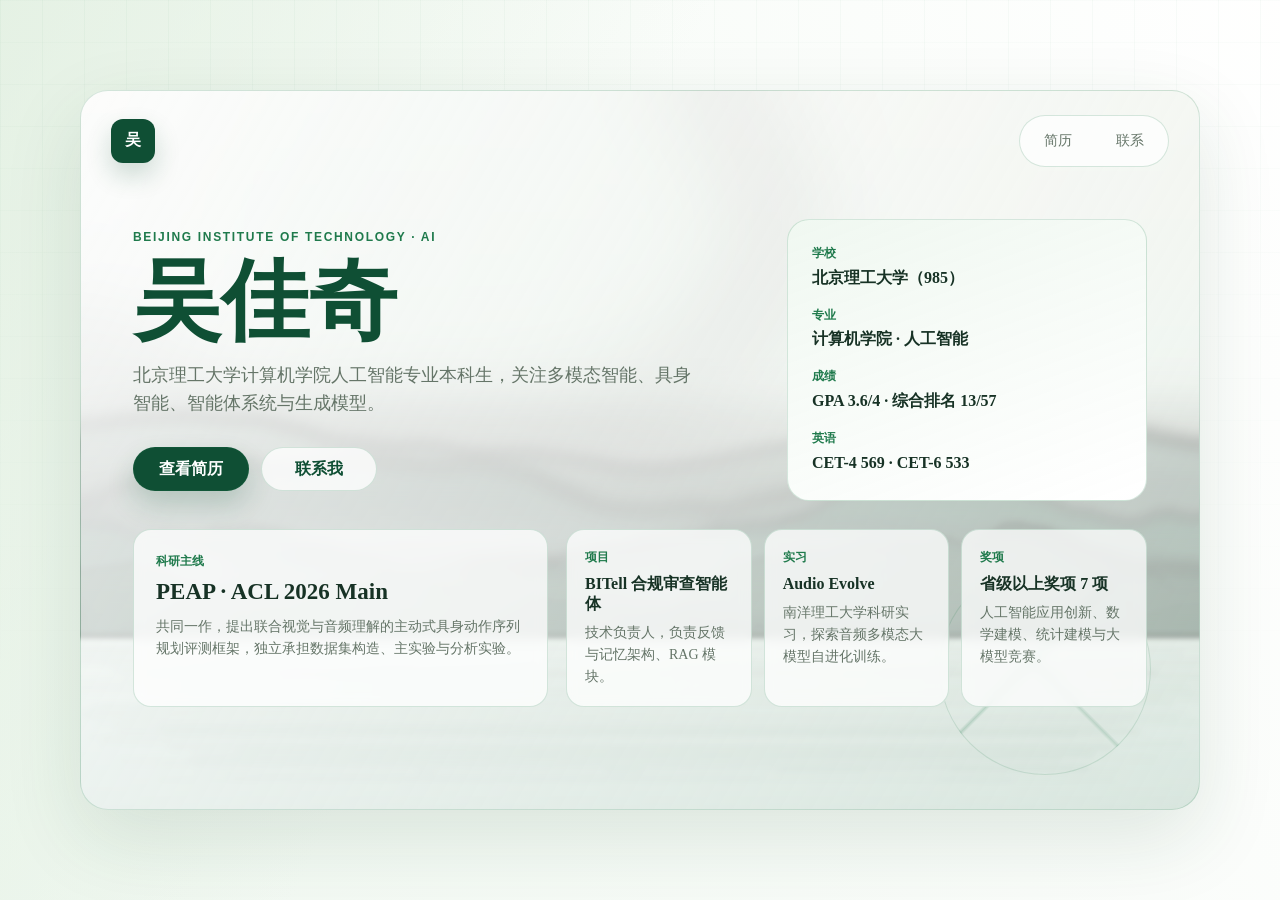
<file: index.html>
<!DOCTYPE html>
<html lang="zh-CN">
<head>
  <meta charset="UTF-8">
  <meta name="viewport" content="width=device-width, initial-scale=1.0">
  <meta name="description" content="吴佳奇，北京理工大学计算机学院人工智能专业本科生，关注多模态智能、具身智能与智能体系统。">
  <title>吴佳奇 | Personal Homepage</title>
  <link rel="stylesheet" href="styles.css">
</head>
<body>
  <main class="home-shell">
    <section class="hero-card" aria-label="个人主页">
      <nav class="topbar" aria-label="页面导航">
        <a class="seal" href="index.html" aria-label="吴佳奇主页">吴</a>
        <div class="nav-links">
          <a href="assets/Wu-Jiaqi-CV.pdf" target="_blank" rel="noopener">简历</a>
          <a href="contact.html">联系</a>
        </div>
      </nav>

      <div class="hero-grid">
        <section class="intro">
          <p class="eyebrow">Beijing Institute of Technology · AI</p>
          <h1>吴佳奇</h1>
          <p class="lead">
            北京理工大学计算机学院人工智能专业本科生，关注多模态智能、具身智能、智能体系统与生成模型。
          </p>
          <div class="action-row">
            <a class="button primary" href="assets/Wu-Jiaqi-CV.pdf" target="_blank" rel="noopener">查看简历</a>
            <a class="button secondary" href="contact.html">联系我</a>
          </div>
        </section>

        <aside class="ink-panel" aria-label="个人概览">
          <dl class="profile-list">
            <div>
              <dt>学校</dt>
              <dd>北京理工大学（985）</dd>
            </div>
            <div>
              <dt>专业</dt>
              <dd>计算机学院 · 人工智能</dd>
            </div>
            <div>
              <dt>成绩</dt>
              <dd>GPA 3.6/4 · 综合排名 13/57</dd>
            </div>
            <div>
              <dt>英语</dt>
              <dd>CET-4 569 · CET-6 533</dd>
            </div>
          </dl>
        </aside>
      </div>

      <section class="content-band" aria-label="经历摘要">
        <article class="spotlight">
          <span class="tag">科研主线</span>
          <h2>PEAP · ACL 2026 Main</h2>
          <p>共同一作，提出联合视觉与音频理解的主动式具身动作序列规划评测框架，独立承担数据集构造、主实验与分析实验。</p>
        </article>

        <div class="mini-grid">
          <article>
            <span>项目</span>
            <strong>BITell 合规审查智能体</strong>
            <p>技术负责人，负责反馈与记忆架构、RAG 模块。</p>
          </article>
          <article>
            <span>实习</span>
            <strong>Audio Evolve</strong>
            <p>南洋理工大学科研实习，探索音频多模态大模型自进化训练。</p>
          </article>
          <article>
            <span>奖项</span>
            <strong>省级以上奖项 7 项</strong>
            <p>人工智能应用创新、数学建模、统计建模与大模型竞赛。</p>
          </article>
        </div>
      </section>
    </section>
  </main>
</body>
</html>
</file>
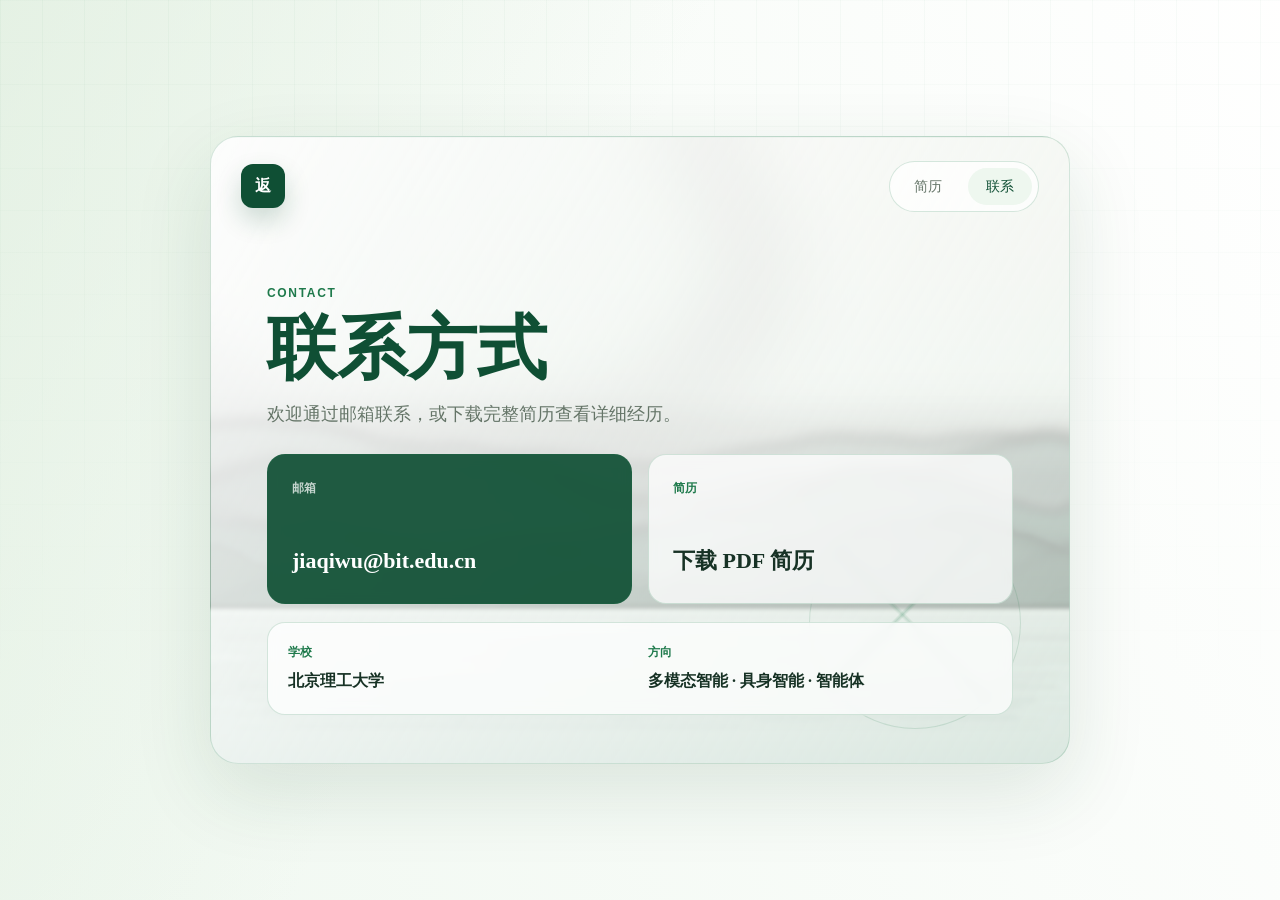
<file: contact.html>
<!DOCTYPE html>
<html lang="zh-CN">
<head>
  <meta charset="UTF-8">
  <meta name="viewport" content="width=device-width, initial-scale=1.0">
  <meta name="description" content="吴佳奇的联系方式页面。">
  <title>联系方式 | 吴佳奇</title>
  <link rel="stylesheet" href="styles.css">
</head>
<body>
  <main class="contact-shell">
    <section class="contact-card">
      <nav class="topbar" aria-label="页面导航">
        <a class="seal" href="index.html" aria-label="返回主页">返</a>
        <div class="nav-links">
          <a href="assets/Wu-Jiaqi-CV.pdf" target="_blank" rel="noopener">简历</a>
          <a href="contact.html" aria-current="page">联系</a>
        </div>
      </nav>

      <div class="contact-hero">
        <p class="eyebrow">Contact</p>
        <h1>联系方式</h1>
        <p class="lead">欢迎通过邮箱联系，或下载完整简历查看详细经历。</p>
      </div>

      <div class="contact-grid">
        <a class="contact-tile primary" href="mailto:jiaqiwu@bit.edu.cn">
          <span>邮箱</span>
          <strong>jiaqiwu@bit.edu.cn</strong>
        </a>
        <a class="contact-tile" href="assets/Wu-Jiaqi-CV.pdf" target="_blank" rel="noopener">
          <span>简历</span>
          <strong>下载 PDF 简历</strong>
        </a>
      </div>

      <div class="note-row">
        <div>
          <span>学校</span>
          <strong>北京理工大学</strong>
        </div>
        <div>
          <span>方向</span>
          <strong>多模态智能 · 具身智能 · 智能体</strong>
        </div>
      </div>
    </section>
  </main>
</body>
</html>
</file>
<file: styles.css>
:root {
  color-scheme: light;
  --paper: #fbfdf8;
  --white: #ffffff;
  --jade: #1f7a4c;
  --jade-deep: #0f4f34;
  --bamboo: #dfeede;
  --mist: #eef7ef;
  --ink: #173225;
  --muted: #657568;
  --line: rgba(31, 122, 76, 0.18);
  --shadow: 0 28px 80px rgba(24, 72, 45, 0.12);
}

* {
  box-sizing: border-box;
}

html,
body {
  min-height: 100%;
}

body {
  margin: 0;
  font-family: "Noto Serif SC", "Songti SC", "STSong", "SimSun", "PingFang SC", "Microsoft YaHei", serif;
  color: var(--ink);
  background:
    linear-gradient(115deg, rgba(223, 238, 222, 0.72), transparent 42%),
    linear-gradient(245deg, rgba(255, 255, 255, 0.92), rgba(238, 247, 239, 0.84)),
    var(--paper);
  line-height: 1.56;
}

body::before {
  content: "";
  position: fixed;
  inset: 0;
  pointer-events: none;
  background-image:
    linear-gradient(90deg, rgba(31, 122, 76, 0.06) 1px, transparent 1px),
    linear-gradient(rgba(31, 122, 76, 0.04) 1px, transparent 1px);
  background-size: 42px 42px;
  mask-image: linear-gradient(to bottom, rgba(0, 0, 0, 0.55), transparent 78%);
}

a {
  color: inherit;
  text-decoration: none;
}

.home-shell,
.contact-shell {
  min-height: 100vh;
  display: grid;
  place-items: center;
  padding: 28px;
}

.hero-card,
.contact-card {
  position: relative;
  width: min(1120px, 100%);
  min-height: min(720px, calc(100vh - 56px));
  overflow: hidden;
  border: 1px solid var(--line);
  border-radius: 28px;
  background:
    linear-gradient(120deg, rgba(255, 255, 255, 0.96), rgba(251, 253, 248, 0.9)),
    var(--white);
  box-shadow: var(--shadow);
}

.hero-card::after,
.contact-card::after {
  content: "";
  position: absolute;
  right: 48px;
  bottom: 34px;
  width: 210px;
  height: 210px;
  border: 1px solid rgba(31, 122, 76, 0.14);
  border-radius: 50%;
  background:
    linear-gradient(135deg, transparent 44%, rgba(31, 122, 76, 0.2) 45%, transparent 46%),
    linear-gradient(45deg, transparent 48%, rgba(31, 122, 76, 0.16) 49%, transparent 50%);
}

.hero-card {
  background-image:
    linear-gradient(120deg, rgba(255, 255, 255, 0.78), rgba(251, 253, 248, 0.4)),
    url('assets/jade-landscape.png');
  background-size: cover;
  background-position: center center;
}

.contact-card {
  background-image:
    linear-gradient(120deg, rgba(255, 255, 255, 0.82), rgba(251, 253, 248, 0.46)),
    url('assets/jade-landscape.png');
  background-size: cover;
  background-position: center center;
}

.topbar {
  position: relative;
  z-index: 2;
  display: flex;
  align-items: center;
  justify-content: space-between;
  padding: 24px 30px 0;
}

.seal {
  display: inline-grid;
  place-items: center;
  width: 44px;
  height: 44px;
  border-radius: 12px;
  background: var(--jade-deep);
  color: #fff;
  font-weight: 700;
  box-shadow: 0 12px 26px rgba(15, 79, 52, 0.2);
}

.nav-links {
  display: flex;
  gap: 8px;
  padding: 6px;
  border: 1px solid var(--line);
  border-radius: 999px;
  background: rgba(255, 255, 255, 0.72);
}

.nav-links a {
  min-width: 64px;
  padding: 8px 14px;
  border-radius: 999px;
  color: var(--muted);
  text-align: center;
  font-size: 14px;
}

.nav-links a:hover,
.nav-links a[aria-current="page"] {
  color: var(--jade-deep);
  background: var(--mist);
}

.hero-grid {
  position: relative;
  z-index: 1;
  display: grid;
  grid-template-columns: minmax(0, 1.05fr) 360px;
  gap: 24px;
  padding: 52px 52px 20px;
}

.intro {
  align-self: center;
}

.eyebrow {
  margin: 0 0 12px;
  color: var(--jade);
  font-family: "PingFang SC", "Microsoft YaHei", sans-serif;
  font-size: 12px;
  font-weight: 700;
  letter-spacing: 0.14em;
  text-transform: uppercase;
}

h1,
h2,
h3,
p {
  margin-top: 0;
}

h1 {
  margin-bottom: 16px;
  font-size: clamp(50px, 8vw, 88px);
  line-height: 0.98;
  letter-spacing: 0;
  color: var(--jade-deep);
}

.lead {
  max-width: 560px;
  margin-bottom: 0;
  color: var(--muted);
  font-size: 18px;
}

.action-row {
  display: flex;
  flex-wrap: wrap;
  gap: 12px;
  margin-top: 30px;
}

.button {
  display: inline-flex;
  align-items: center;
  justify-content: center;
  min-width: 116px;
  min-height: 44px;
  padding: 0 18px;
  border-radius: 999px;
  border: 1px solid var(--line);
  font-family: "PingFang SC", "Microsoft YaHei", sans-serif;
  font-weight: 700;
  transition: transform 0.18s ease, box-shadow 0.18s ease, background 0.18s ease;
}

.button:hover {
  transform: translateY(-2px);
}

.button.primary {
  color: #fff;
  background: var(--jade-deep);
  box-shadow: 0 14px 28px rgba(15, 79, 52, 0.2);
}

.button.secondary {
  color: var(--jade-deep);
  background: rgba(255, 255, 255, 0.76);
}

.ink-panel {
  padding: 24px;
  border: 1px solid var(--line);
  border-radius: 22px;
  background:
    linear-gradient(160deg, rgba(238, 247, 239, 0.88), rgba(255, 255, 255, 0.76)),
    var(--white);
  backdrop-filter: blur(8px);
}

.profile-list {
  display: grid;
  gap: 15px;
  margin: 0;
}

.profile-list div {
  display: grid;
  gap: 3px;
}

.profile-list dt,
.profile-list dd {
  margin: 0;
}

.profile-list dt {
  color: var(--jade);
  font-family: "PingFang SC", "Microsoft YaHei", sans-serif;
  font-size: 12px;
  font-weight: 700;
}

.profile-list dd {
  color: var(--ink);
  font-weight: 700;
}

.content-band {
  position: relative;
  z-index: 1;
  display: grid;
  grid-template-columns: 1fr 1.4fr;
  gap: 18px;
  padding: 8px 52px 44px;
}

.spotlight,
.mini-grid article,
.contact-tile,
.note-row {
  border: 1px solid var(--line);
  border-radius: 18px;
  background: rgba(255, 255, 255, 0.74);
  backdrop-filter: blur(6px);
}

.spotlight {
  padding: 22px;
}

.tag,
.mini-grid span,
.contact-tile span,
.note-row span {
  display: block;
  margin-bottom: 8px;
  color: var(--jade);
  font-family: "PingFang SC", "Microsoft YaHei", sans-serif;
  font-size: 12px;
  font-weight: 700;
}

.spotlight h2 {
  margin-bottom: 10px;
  font-size: 23px;
  line-height: 1.2;
}

.spotlight p,
.mini-grid p {
  margin-bottom: 0;
  color: var(--muted);
  font-size: 14px;
}

.mini-grid {
  display: grid;
  grid-template-columns: repeat(3, minmax(0, 1fr));
  gap: 12px;
}

.mini-grid article {
  padding: 18px;
}

.mini-grid strong {
  display: block;
  margin-bottom: 8px;
  color: var(--ink);
  line-height: 1.25;
}

.contact-card {
  width: min(860px, 100%);
  min-height: min(620px, calc(100vh - 56px));
}

.contact-hero,
.contact-grid,
.note-row {
  position: relative;
  z-index: 1;
}

.contact-hero {
  padding: 72px 56px 26px;
}

.contact-hero h1 {
  font-size: clamp(42px, 7vw, 70px);
}

.contact-grid {
  display: grid;
  grid-template-columns: repeat(2, minmax(0, 1fr));
  gap: 16px;
  padding: 0 56px 18px;
}

.contact-tile {
  min-height: 150px;
  padding: 24px;
  display: flex;
  flex-direction: column;
  justify-content: space-between;
}

.contact-tile.primary {
  color: #fff;
  background: rgba(15, 79, 52, 0.92);
}

.contact-tile.primary span {
  color: rgba(255, 255, 255, 0.74);
}

.contact-tile strong {
  font-size: 22px;
  word-break: break-word;
}

.note-row {
  display: grid;
  grid-template-columns: repeat(2, minmax(0, 1fr));
  gap: 16px;
  margin: 0 56px 48px;
  padding: 20px;
}

.note-row strong {
  display: block;
  color: var(--ink);
}

@media (max-width: 900px) {
  .home-shell,
  .contact-shell {
    place-items: start;
    padding: 18px;
  }

  .hero-card,
  .contact-card {
    min-height: auto;
  }

  .hero-grid,
  .content-band,
  .contact-grid,
  .note-row {
    grid-template-columns: 1fr;
  }

  .hero-grid,
  .content-band,
  .contact-hero,
  .contact-grid {
    padding-left: 24px;
    padding-right: 24px;
  }

  .content-band {
    padding-bottom: 24px;
  }

  .mini-grid {
    grid-template-columns: 1fr;
  }

  .note-row {
    margin-left: 24px;
    margin-right: 24px;
  }
}

@media (max-width: 560px) {
  .home-shell,
  .contact-shell {
    padding: 10px;
  }

  .hero-card,
  .contact-card {
    border-radius: 20px;
  }

  .topbar {
    padding: 18px 18px 0;
  }

  .hero-grid,
  .contact-hero {
    padding-top: 34px;
  }

  .lead {
    font-size: 16px;
  }

  .action-row {
    gap: 10px;
  }

  .button {
    flex: 1 1 130px;
  }
}
</file>
